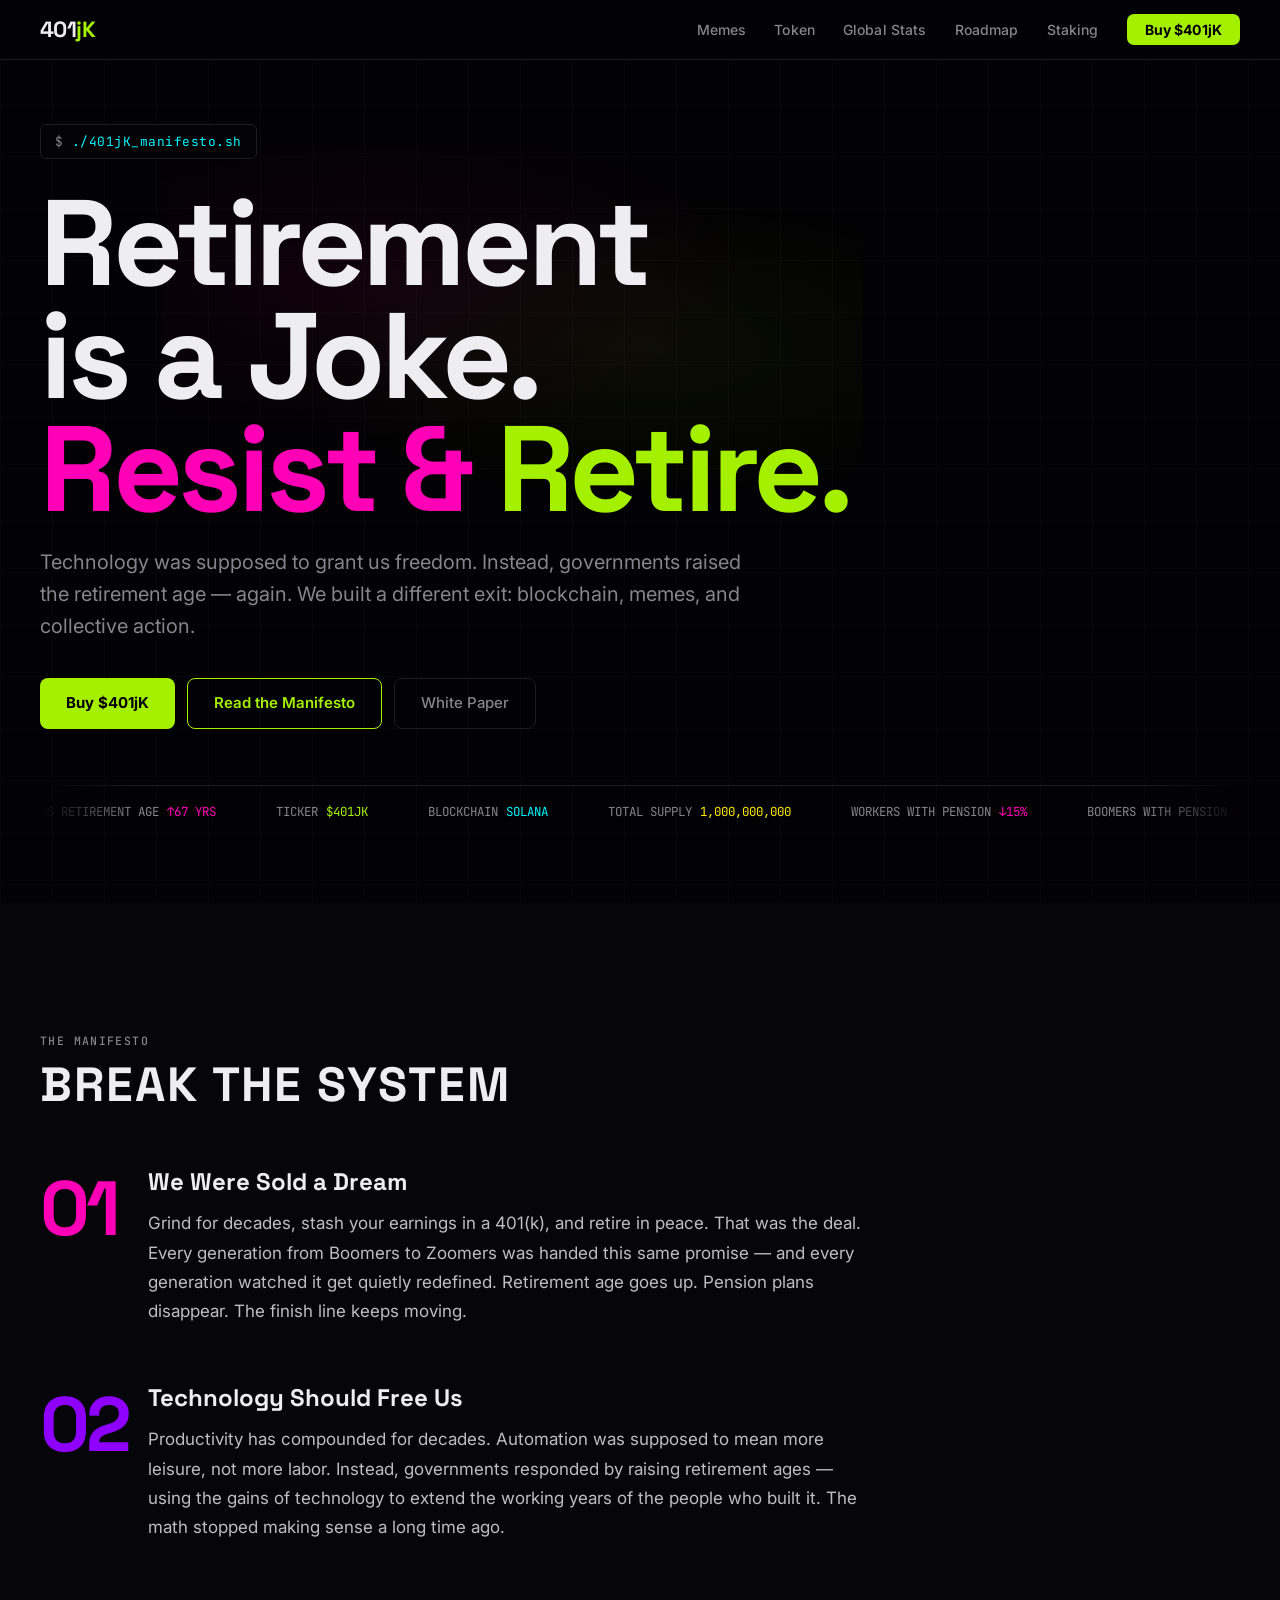
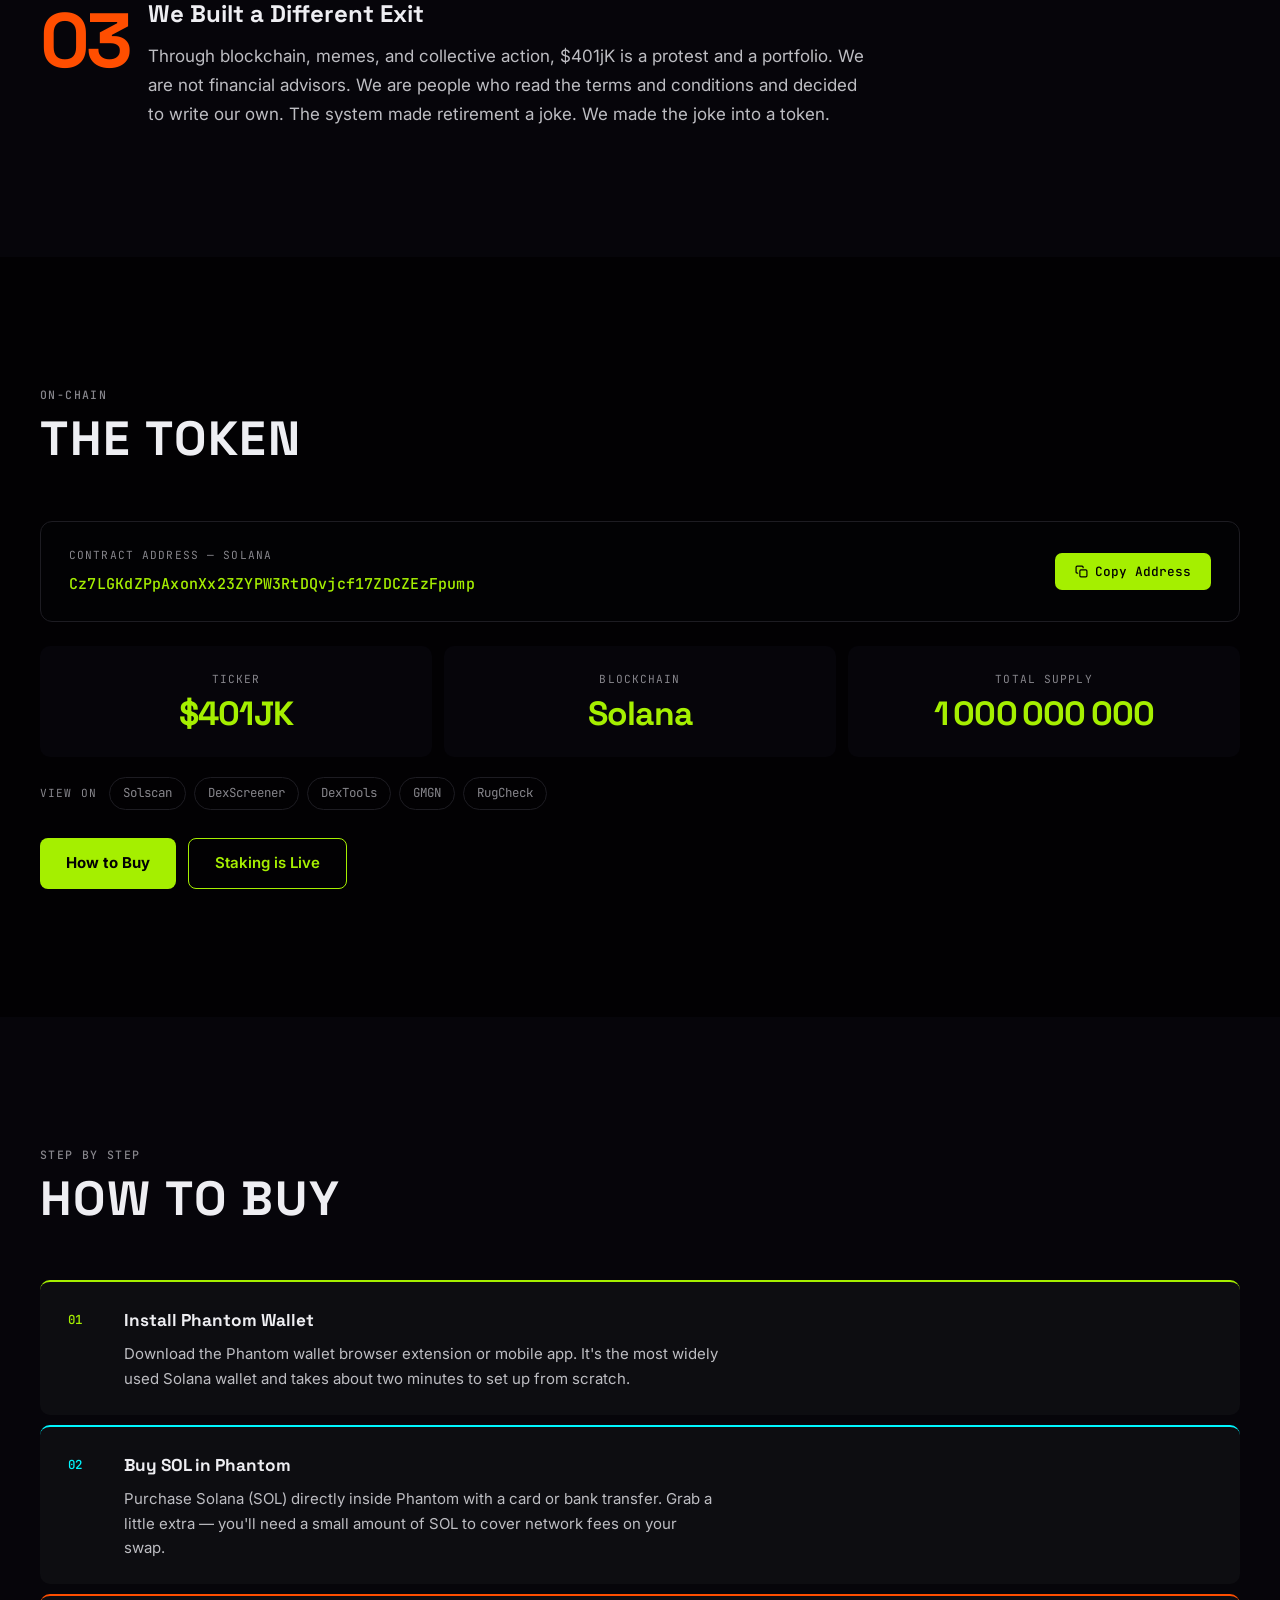
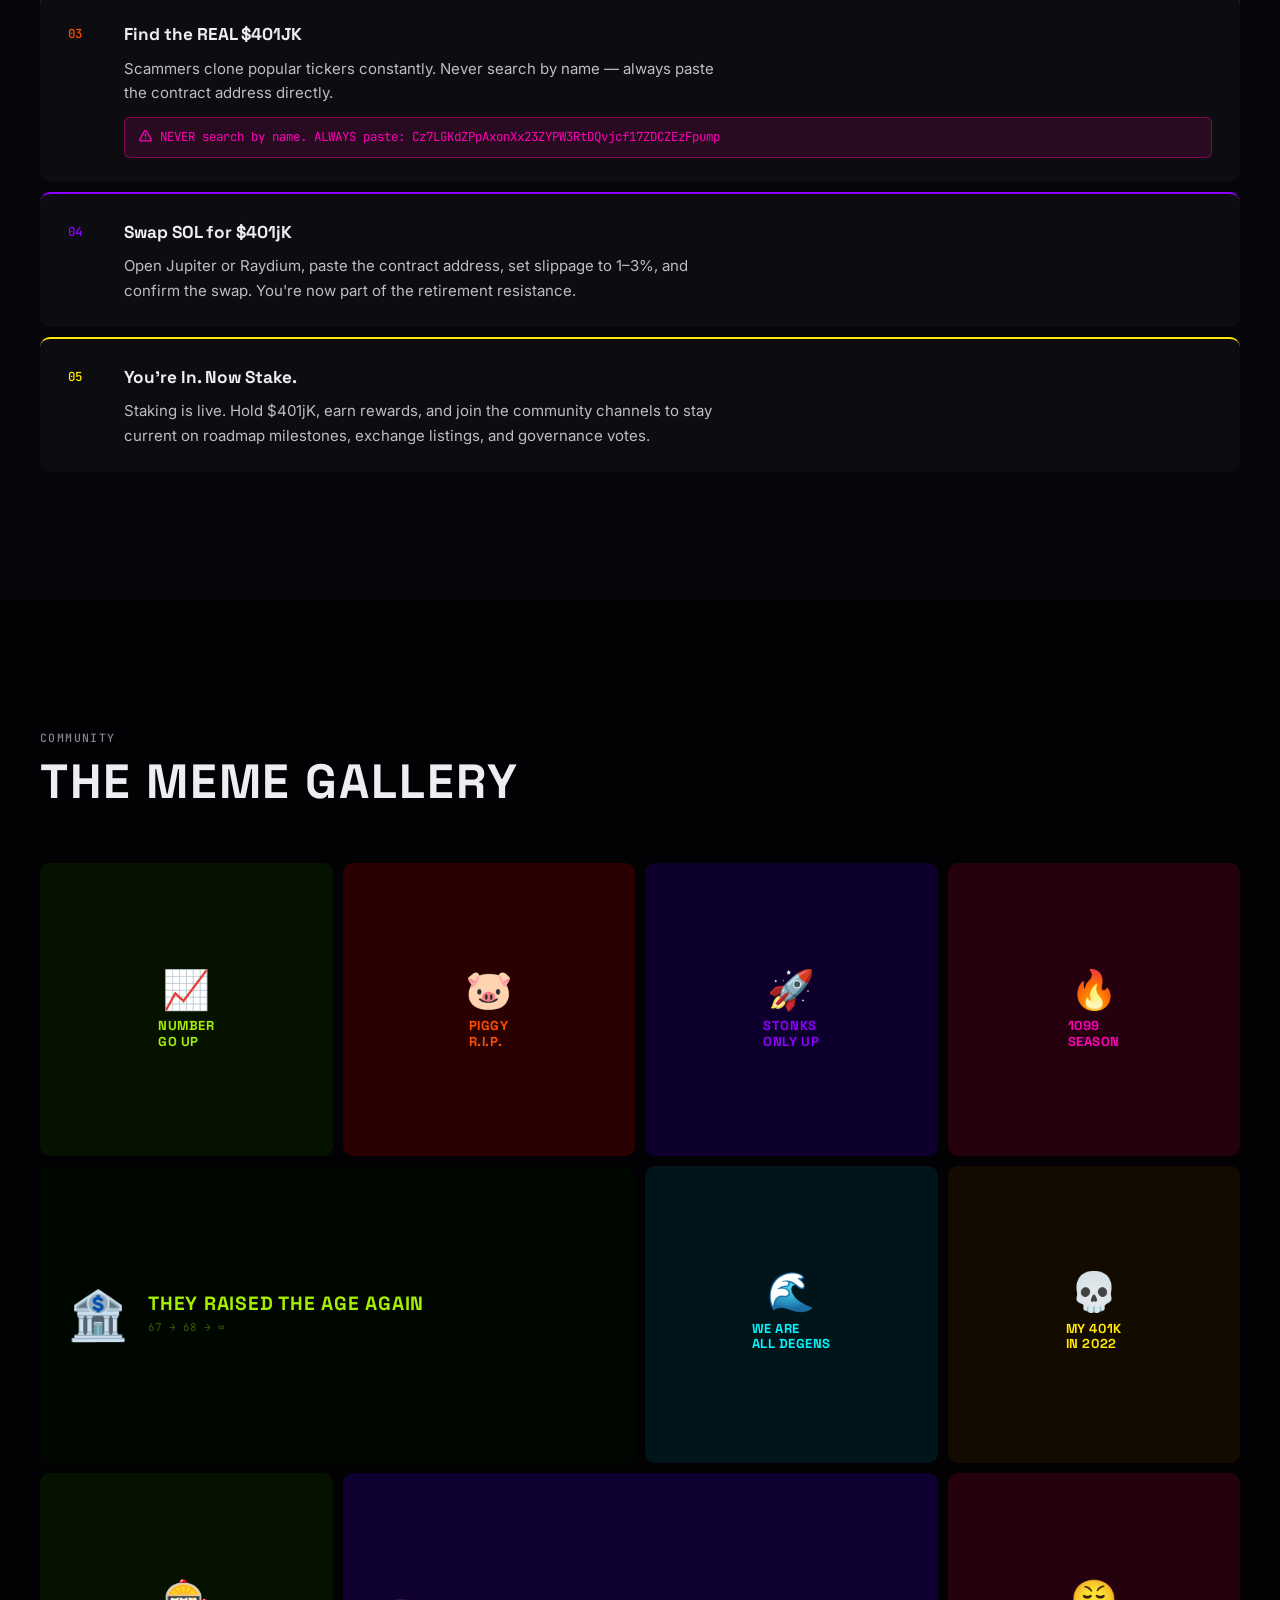
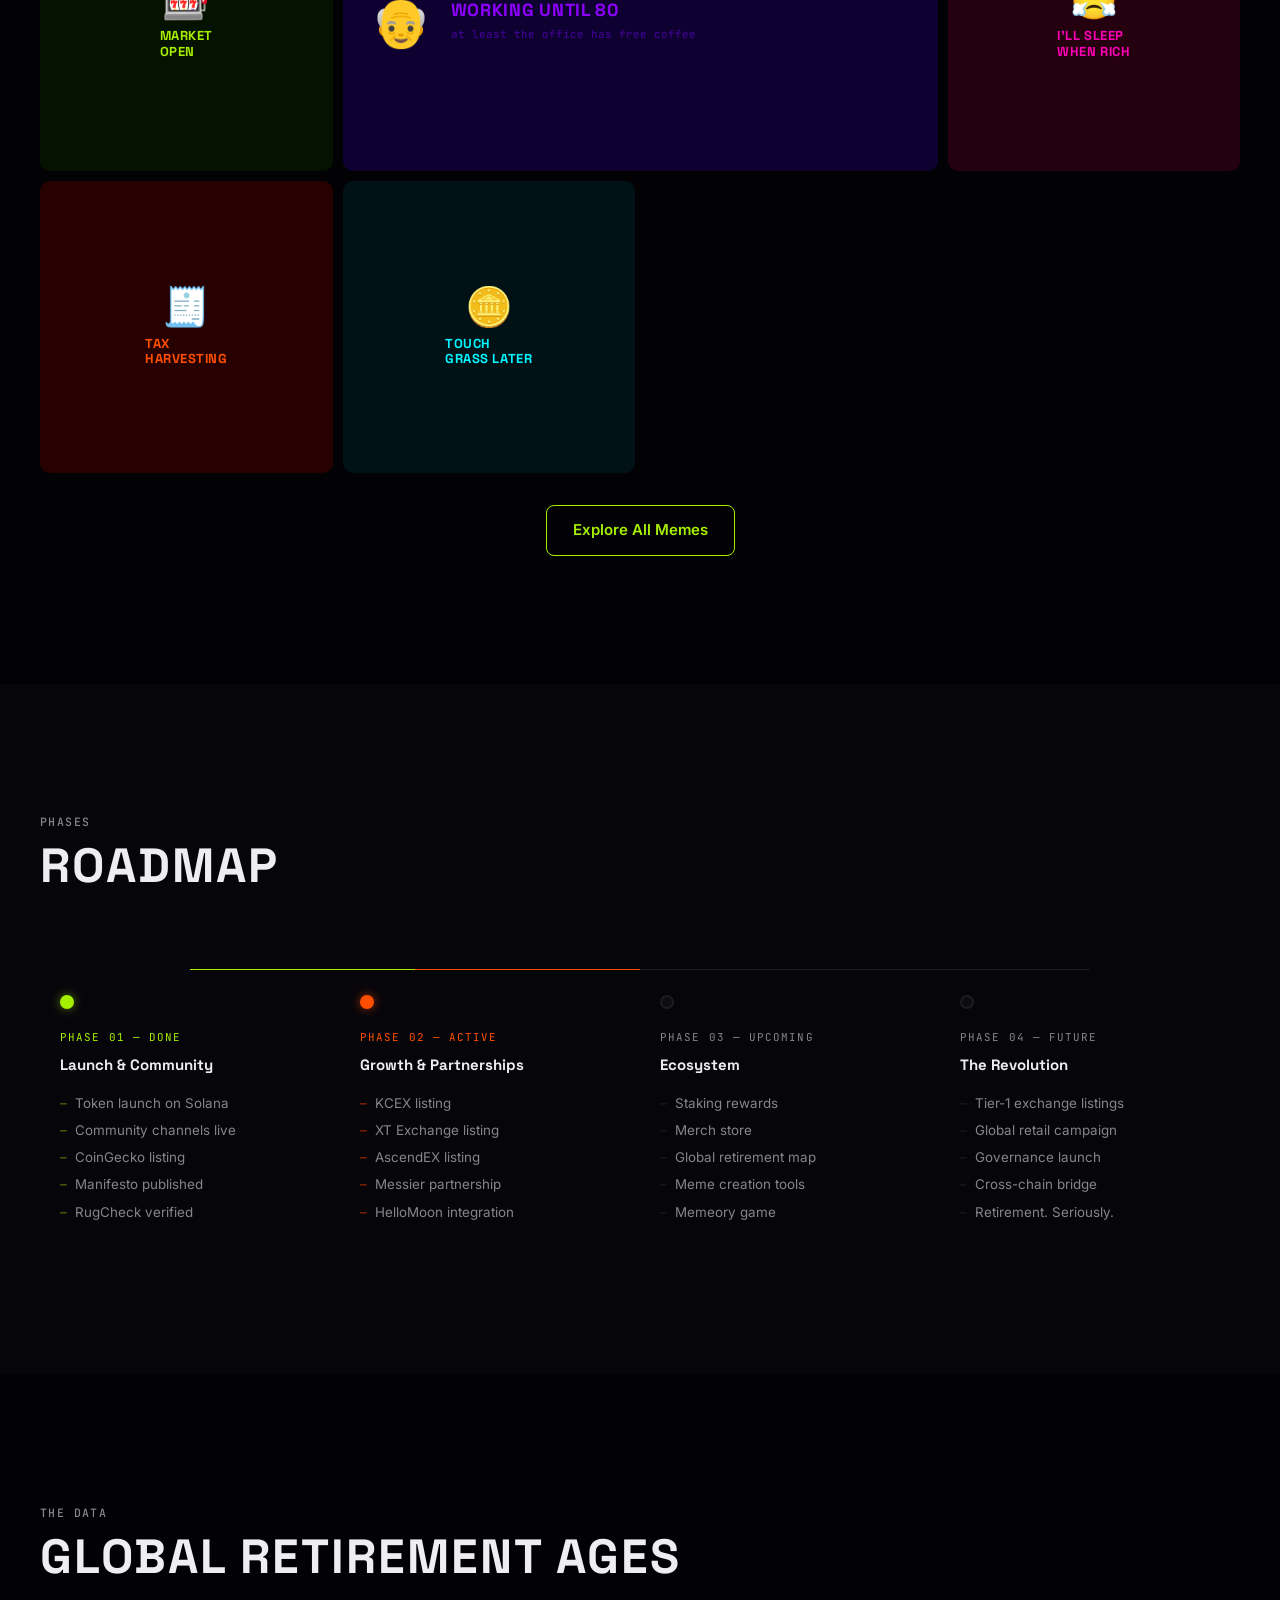
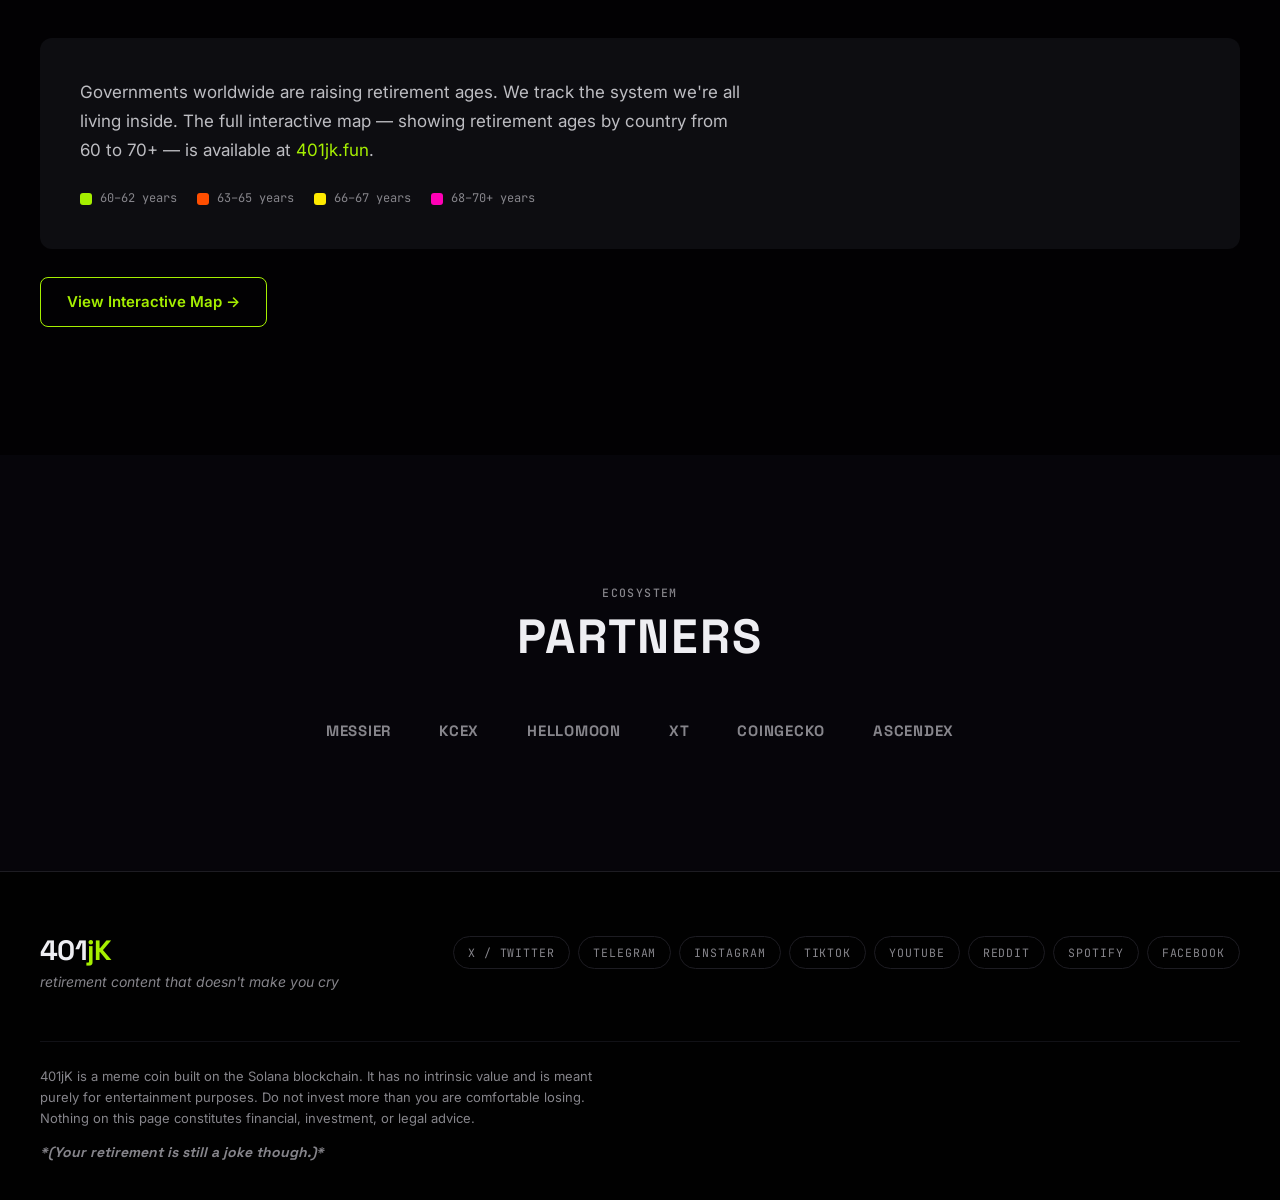
<file: 401jk-landing.html>
<!DOCTYPE html>
<html lang="en">
<head>
  <meta charset="UTF-8">
  <meta name="viewport" content="width=device-width, initial-scale=1, viewport-fit=cover">
  <title>401jK — Retirement is a Joke</title>
  <meta name="description" content="401jK is a Solana meme coin. Break the retirement system. Resist &amp; Retire.">
  <link rel="preconnect" href="https://fonts.googleapis.com">
  <link rel="preconnect" href="https://fonts.gstatic.com" crossorigin>
  <link href="https://fonts.googleapis.com/css2?family=Space+Grotesk:wght@700;800&family=Inter:wght@400;500;700&family=JetBrains+Mono:wght@400;500&display=swap" rel="stylesheet">
  <style>
    /* =========================================
       TOKENS
    ========================================= */
    :root {
      --bg:             oklch(8% 0.01 290);
      --surface:        oklch(12% 0.012 290);
      --surface-muted:  oklch(16% 0.01 290);
      --border:         oklch(23% 0.012 290);
      --border-subtle:  oklch(18% 0.01 290);

      --green:          oklch(86% 0.34 124);   /* Acid Green */
      --green-glow:     oklch(86% 0.34 124 / 0.25);
      --green-tint:     oklch(86% 0.34 124 / 0.1);
      --gold:           oklch(77% 0.31 50);    /* Radioactive Orange */
      --purple:         oklch(58% 0.34 292);   /* Electric Purple */
      --red:            oklch(71% 0.33 352);   /* Hot Pink */
      --teal:           oklch(83% 0.27 196);   /* Neon Cyan */
      --orange:         oklch(92% 0.26 105);   /* UV Yellow */

      --text-primary:   oklch(95% 0.005 290);
      --text-body:      oklch(80% 0.007 290);
      --text-muted:     oklch(62% 0.008 290);

      --font-display:   'Space Grotesk', 'Inter', sans-serif;
      --font-body:      'Inter', sans-serif;
      --font-mono:      'JetBrains Mono', 'Fira Code', monospace;

      --ease:           cubic-bezier(0.22, 1, 0.36, 1);
      --ease-fast:      cubic-bezier(0.16, 1, 0.3, 1);

      --nav-h: 60px;
    }

    /* =========================================
       RESET
    ========================================= */
    *, *::before, *::after { box-sizing: border-box; margin: 0; padding: 0; }
    html { scroll-behavior: smooth; }
    body {
      background: var(--bg);
      color: var(--text-body);
      font-family: var(--font-body);
      font-size: 1.0625rem;
      line-height: 1.65;
      -webkit-font-smoothing: antialiased;
      overflow-x: hidden;
    }
    a { color: inherit; text-decoration: none; }
    img { display: block; max-width: 100%; }
    button { font-family: inherit; cursor: pointer; }

    /* =========================================
       NAV
    ========================================= */
    .nav {
      position: fixed;
      inset: 0 0 auto 0;
      height: var(--nav-h);
      background: var(--bg);
      border-bottom: 1px solid var(--border);
      z-index: 100;
      display: flex;
      align-items: center;
      padding-inline: clamp(16px, 4vw, 40px);
      transition: box-shadow 200ms var(--ease);
    }
    .nav.scrolled { box-shadow: 0 1px 32px oklch(0% 0 0 / 0.5); }
    .nav-inner {
      width: 100%;
      max-width: 1280px;
      margin-inline: auto;
      display: flex;
      align-items: center;
      justify-content: space-between;
    }
    .logo {
      font-family: var(--font-display);
      font-size: 1.375rem;
      font-weight: 800;
      letter-spacing: -0.025em;
      color: var(--text-primary);
      line-height: 1;
    }
    .logo em { color: var(--green); font-style: normal; }

    .nav-links {
      display: flex;
      align-items: center;
      gap: 28px;
      list-style: none;
    }
    .nav-links a {
      font-size: 0.875rem;
      font-weight: 500;
      color: var(--text-muted);
      letter-spacing: 0.01em;
      transition: color 120ms;
    }
    .nav-links a:hover { color: var(--text-primary); }
    .nav-links .nav-buy {
      background: var(--green);
      color: var(--bg);
      font-weight: 700;
      padding: 7px 18px;
      border-radius: 7px;
      transition: transform 130ms var(--ease), box-shadow 130ms var(--ease);
    }
    .nav-links .nav-buy:hover {
      transform: scale(1.05);
      box-shadow: 0 0 20px var(--green-glow);
      color: var(--bg);
    }

    .hamburger {
      display: none;
      flex-direction: column;
      gap: 5px;
      background: none;
      border: none;
      padding: 8px;
      margin-right: -8px;
    }
    .hamburger span {
      display: block;
      width: 22px;
      height: 2px;
      background: var(--text-primary);
      border-radius: 1px;
      transition: transform 220ms var(--ease), opacity 220ms;
    }
    .hamburger[aria-expanded="true"] span:nth-child(1) { transform: translateY(7px) rotate(45deg); }
    .hamburger[aria-expanded="true"] span:nth-child(2) { opacity: 0; }
    .hamburger[aria-expanded="true"] span:nth-child(3) { transform: translateY(-7px) rotate(-45deg); }

    .drawer {
      display: none;
      position: fixed;
      inset: var(--nav-h) 0 auto 0;
      background: var(--surface);
      border-bottom: 1px solid var(--border);
      padding: 20px clamp(16px, 4vw, 40px);
      z-index: 99;
      flex-direction: column;
      gap: 2px;
    }
    .drawer.open { display: flex; }
    .drawer a {
      font-size: 1rem;
      font-weight: 500;
      color: var(--text-body);
      padding: 12px 0;
      border-bottom: 1px solid var(--border-subtle);
      transition: color 120ms;
    }
    .drawer a:last-child { border-bottom: none; color: var(--green); font-weight: 700; }
    .drawer a:hover { color: var(--green); }

    /* =========================================
       HERO
    ========================================= */
    .hero {
      min-height: 100svh;
      display: flex;
      align-items: center;
      padding-block: calc(var(--nav-h) + 64px) 80px;
      padding-inline: clamp(16px, 4vw, 40px);
      position: relative;
      overflow: hidden;
    }
    /* Grid texture */
    .hero::before {
      content: '';
      position: absolute;
      inset: 0;
      background-image:
        linear-gradient(var(--border-subtle) 1px, transparent 1px),
        linear-gradient(90deg, var(--border-subtle) 1px, transparent 1px);
      background-size: 52px 52px;
      opacity: 0.35;
      pointer-events: none;
    }
    /* Green ambient glow */
    .hero::after {
      content: '';
      position: absolute;
      top: 35%;
      left: 40%;
      width: 700px;
      height: 340px;
      background: radial-gradient(ellipse at 30% 40%, oklch(71% 0.33 352 / 0.06) 0%, transparent 55%), radial-gradient(ellipse at 70% 60%, oklch(86% 0.34 124 / 0.05) 0%, transparent 55%);
      transform: translate(-50%, -50%);
      pointer-events: none;
    }
    .hero-inner {
      max-width: 1280px;
      margin-inline: auto;
      width: 100%;
      position: relative;
      z-index: 1;
    }

    /* Terminal badge */
    .terminal-badge {
      display: inline-flex;
      align-items: center;
      gap: 8px;
      background: oklch(10% 0.01 290);
      border: 1px solid var(--border);
      padding: 6px 14px;
      border-radius: 6px;
      font-family: var(--font-mono);
      font-size: 0.8rem;
      color: var(--green);
      letter-spacing: 0.04em;
      margin-bottom: 28px;
    }
    .terminal-badge::before {
      content: '$';
      color: var(--text-muted);
    }

    .hero-headline {
      font-family: var(--font-display);
      font-size: clamp(3.2rem, 9.5vw, 8rem);
      font-weight: 800;
      line-height: 0.93;
      letter-spacing: -0.035em;
      color: var(--text-primary);
      text-wrap: balance;
      margin-bottom: 20px;
    }
    .hero-headline .green { color: var(--green); }

    .hero-sub {
      font-size: clamp(1rem, 1.8vw, 1.25rem);
      color: var(--text-muted);
      max-width: 54ch;
      margin-bottom: 36px;
      line-height: 1.6;
    }

    .hero-actions {
      display: flex;
      flex-wrap: wrap;
      gap: 12px;
      margin-bottom: 56px;
    }

    .btn {
      display: inline-flex;
      align-items: center;
      gap: 8px;
      font-size: 0.9375rem;
      font-weight: 700;
      padding: 12px 26px;
      border-radius: 8px;
      border: none;
      transition: transform 130ms var(--ease), box-shadow 130ms var(--ease), background 130ms;
    }
    .btn-primary {
      background: var(--green);
      color: var(--bg);
    }
    .btn-primary:hover {
      transform: scale(1.04);
      box-shadow: 0 0 24px var(--green-glow);
    }
    .btn-outline {
      background: transparent;
      color: var(--green);
      border: 1.5px solid var(--green);
      font-weight: 600;
    }
    .btn-outline:hover {
      background: var(--green-tint);
      transform: scale(1.02);
    }
    .btn-ghost {
      background: transparent;
      color: var(--text-muted);
      border: 1.5px solid var(--border);
      font-weight: 500;
    }
    .btn-ghost:hover {
      border-color: var(--text-muted);
      color: var(--text-body);
    }

    /* Data ticker */
    .ticker-wrap {
      overflow: hidden;
      border-top: 1px solid var(--border);
      padding-top: 16px;
      -webkit-mask-image: linear-gradient(90deg, transparent 0%, black 8%, black 92%, transparent 100%);
              mask-image: linear-gradient(90deg, transparent 0%, black 8%, black 92%, transparent 100%);
    }
    .ticker-track {
      display: flex;
      gap: 60px;
      width: max-content;
      animation: ticker-scroll 32s linear infinite;
    }
    .ticker-track:hover { animation-play-state: paused; }
    .ticker-item {
      display: flex;
      align-items: center;
      gap: 8px;
      font-family: var(--font-mono);
      font-size: 0.78rem;
      color: var(--text-muted);
      white-space: nowrap;
    }
    .ticker-item .val  { color: var(--text-primary); }
    .ticker-item .up   { color: var(--green); }
    .ticker-item .dn   { color: var(--red); }
    .ticker-item .cy   { color: var(--teal); }
    .ticker-item .uv   { color: var(--orange); }
    .ticker-item .vio  { color: var(--purple); }

    @keyframes ticker-scroll {
      from { transform: translateX(0); }
      to   { transform: translateX(-50%); }
    }

    /* =========================================
       SECTION SCAFFOLDING
    ========================================= */
    .section {
      padding-block: clamp(64px, 10vw, 128px);
      padding-inline: clamp(16px, 4vw, 40px);
    }
    .section-alt { background: var(--surface); }

    .wrap {
      max-width: 1280px;
      margin-inline: auto;
    }

    .section-header { margin-bottom: clamp(36px, 5vw, 56px); }

    .eyebrow {
      display: block;
      font-family: var(--font-mono);
      font-size: 0.72rem;
      font-weight: 500;
      letter-spacing: 0.12em;
      text-transform: uppercase;
      color: var(--text-muted);
      margin-bottom: 10px;
    }

    .section-title {
      font-family: var(--font-display);
      font-size: clamp(1.9rem, 4vw, 3rem);
      font-weight: 800;
      letter-spacing: 0.04em;
      text-transform: uppercase;
      color: var(--text-primary);
      text-wrap: balance;
      line-height: 1.05;
    }

    /* =========================================
       MANIFESTO
    ========================================= */
    .manifesto-list {
      display: grid;
      gap: clamp(36px, 5vw, 56px);
    }

    .manifesto-item {
      display: grid;
      grid-template-columns: 80px 1fr;
      gap: 28px;
      align-items: start;
    }

    .m-num {
      font-family: var(--font-display);
      font-size: clamp(3.5rem, 6vw, 5.5rem);
      font-weight: 800;
      line-height: 1;
      letter-spacing: -0.05em;
      color: var(--border);
      user-select: none;
      transition: color 350ms var(--ease);
      padding-top: 4px;
    }
    .manifesto-item:hover .m-num { color: oklch(28% 0.02 292); }

    .m-content h3 {
      font-family: var(--font-display);
      font-size: clamp(1.15rem, 2.2vw, 1.5rem);
      font-weight: 700;
      color: var(--text-primary);
      margin-bottom: 12px;
      line-height: 1.3;
    }
    .m-content p {
      color: var(--text-body);
      font-size: 1.0625rem;
      max-width: 66ch;
      line-height: 1.72;
    }

    /* =========================================
       TOKEN
    ========================================= */
    .contract-block {
      background: oklch(9% 0.01 290);
      border: 1px solid var(--border);
      border-radius: 12px;
      padding: 24px 28px;
      display: flex;
      align-items: center;
      justify-content: space-between;
      gap: 24px;
      flex-wrap: wrap;
      margin-bottom: 24px;
    }

    .contract-label {
      font-family: var(--font-mono);
      font-size: 0.7rem;
      letter-spacing: 0.1em;
      text-transform: uppercase;
      color: var(--text-muted);
      margin-bottom: 8px;
    }
    .contract-addr {
      font-family: var(--font-mono);
      font-size: clamp(0.72rem, 1.3vw, 0.9375rem);
      font-weight: 500;
      color: var(--green);
      letter-spacing: 0.015em;
      word-break: break-all;
    }

    .copy-btn {
      display: flex;
      align-items: center;
      gap: 7px;
      background: var(--green);
      color: var(--bg);
      font-family: var(--font-mono);
      font-size: 0.8rem;
      font-weight: 500;
      padding: 10px 20px;
      border-radius: 7px;
      border: none;
      white-space: nowrap;
      flex-shrink: 0;
      transition: transform 130ms var(--ease), box-shadow 130ms var(--ease), background 200ms;
    }
    .copy-btn:hover { transform: scale(1.04); box-shadow: 0 0 16px var(--green-glow); }
    .copy-btn.copied { background: oklch(60% 0.28 124); }

    .token-stats {
      display: grid;
      grid-template-columns: repeat(3, 1fr);
      gap: 12px;
      margin-bottom: 20px;
    }
    .token-stat {
      background: var(--surface);
      border-radius: 10px;
      padding: clamp(16px, 2.5vw, 24px);
      text-align: center;
    }
    .stat-label {
      font-family: var(--font-mono);
      font-size: 0.7rem;
      letter-spacing: 0.1em;
      text-transform: uppercase;
      color: var(--text-muted);
      margin-bottom: 8px;
    }
    .stat-value {
      font-family: var(--font-display);
      font-size: clamp(1.3rem, 3vw, 2.1rem);
      font-weight: 800;
      color: var(--green);
      letter-spacing: -0.025em;
      line-height: 1.1;
    }

    .platform-chips {
      display: flex;
      flex-wrap: wrap;
      align-items: center;
      gap: 8px;
      margin-bottom: 28px;
    }
    .chip-label {
      font-family: var(--font-mono);
      font-size: 0.7rem;
      letter-spacing: 0.1em;
      text-transform: uppercase;
      color: var(--text-muted);
      margin-right: 4px;
    }
    .chip {
      font-family: var(--font-mono);
      font-size: 0.78rem;
      color: var(--text-muted);
      border: 1px solid var(--border);
      padding: 5px 13px;
      border-radius: 20px;
      transition: border-color 130ms, color 130ms;
    }
    .chip:hover { border-color: var(--green); color: var(--green); }

    /* =========================================
       HOW TO BUY
    ========================================= */
    .steps { display: grid; gap: 10px; }

    .step {
      background: var(--surface-muted);
      border-radius: 10px;
      border-top: 2px solid var(--step-color, var(--border));
      padding: 24px 28px;
      display: grid;
      grid-template-columns: 36px 1fr;
      gap: 20px;
      align-items: start;
      transition: transform 180ms var(--ease), box-shadow 180ms var(--ease);
    }
    .step:hover {
      transform: translateY(-2px);
      box-shadow: 0 6px 28px oklch(0% 0 0 / 0.25);
    }
    .step-num {
      font-family: var(--font-mono);
      font-size: 0.78rem;
      font-weight: 500;
      color: var(--step-color, var(--text-muted));
      padding-top: 4px;
    }
    .step-title {
      font-family: var(--font-display);
      font-size: 1.075rem;
      font-weight: 700;
      color: var(--text-primary);
      margin-bottom: 8px;
    }
    .step-body {
      font-size: 0.9375rem;
      color: var(--text-body);
      line-height: 1.62;
      max-width: 66ch;
    }
    .step-warning {
      display: flex;
      align-items: flex-start;
      gap: 8px;
      margin-top: 12px;
      background: oklch(71% 0.33 352 / 0.1);
      border: 1px solid oklch(71% 0.33 352 / 0.35);
      border-radius: 6px;
      padding: 10px 14px;
      font-family: var(--font-mono);
      font-size: 0.78rem;
      color: var(--red);
      line-height: 1.5;
      word-break: break-all;
      overflow-wrap: anywhere;
    }

    /* =========================================
       MEMES
    ========================================= */
    .meme-grid {
      display: grid;
      grid-template-columns: repeat(4, 1fr);
      grid-template-rows: auto;
      gap: 10px;
      margin-bottom: 32px;
    }

    /* Specific layout overrides */
    .meme-tile { position: relative; border-radius: 10px; overflow: hidden; cursor: pointer; }
    .meme-tile:nth-child(5) { grid-column: span 2; }
    .meme-tile:nth-child(9) { grid-column: span 2; }

    .meme-inner {
      aspect-ratio: 1;
      display: flex;
      flex-direction: column;
      align-items: center;
      justify-content: center;
      gap: 10px;
      padding: 20px;
      transition: transform 200ms var(--ease);
    }
    .meme-tile:nth-child(5) .meme-inner,
    .meme-tile:nth-child(9) .meme-inner {
      aspect-ratio: 2/1;
      flex-direction: row;
      justify-content: flex-start;
      gap: 20px;
      padding: 24px 28px;
    }

    .meme-tile:hover .meme-inner { transform: scale(1.03); }

    .meme-icon { font-size: 2.4rem; line-height: 1; flex-shrink: 0; }
    .meme-tile:nth-child(5) .meme-icon,
    .meme-tile:nth-child(9) .meme-icon { font-size: 3rem; }

    .meme-text {}
    .meme-name {
      font-family: var(--font-display);
      font-size: 0.8125rem;
      font-weight: 700;
      text-transform: uppercase;
      letter-spacing: 0.04em;
      line-height: 1.2;
    }
    .meme-tile:nth-child(5) .meme-name,
    .meme-tile:nth-child(9) .meme-name { font-size: 1.1rem; }

    .meme-sub {
      font-family: var(--font-mono);
      font-size: 0.68rem;
      margin-top: 4px;
      opacity: 0.65;
    }

    .meme-shine {
      position: absolute;
      inset: 0;
      background: oklch(86% 0.34 124 / 0);
      transition: background 200ms var(--ease);
    }
    .meme-tile:hover .meme-shine { background: oklch(86% 0.34 124 / 0.1); }

    /* =========================================
       ROADMAP
    ========================================= */
    .roadmap-grid {
      display: grid;
      grid-template-columns: repeat(4, 1fr);
      position: relative;
    }
    /* Connector line */
    .roadmap-grid::before {
      content: '';
      position: absolute;
      top: 22px;
      left: calc(25% / 2);
      right: calc(25% / 2);
      height: 1px;
      background: linear-gradient(90deg,
        var(--green) 0%,
        var(--green) 25%,
        var(--gold) 25%,
        var(--gold) 50%,
        var(--border) 50%,
        var(--border) 100%
      );
    }

    .phase {
      padding: 48px 20px 24px;
      position: relative;
    }

    .phase-dot {
      width: 14px;
      height: 14px;
      border-radius: 50%;
      border: 2px solid var(--border);
      background: var(--surface-muted);
      margin-bottom: 20px;
    }
    .phase.done .phase-dot {
      background: var(--green);
      border-color: var(--green);
      box-shadow: 0 0 10px oklch(86% 0.34 124 / 0.5);
    }
    .phase.active .phase-dot {
      background: var(--gold);
      border-color: var(--gold);
      box-shadow: 0 0 10px oklch(77% 0.31 50 / 0.5);
    }

    .phase-eyebrow {
      font-family: var(--font-mono);
      font-size: 0.68rem;
      letter-spacing: 0.1em;
      text-transform: uppercase;
      margin-bottom: 6px;
      color: var(--text-muted);
    }
    .phase.done .phase-eyebrow { color: var(--green); }
    .phase.active .phase-eyebrow { color: var(--gold); }

    .phase-title {
      font-family: var(--font-display);
      font-size: 0.9375rem;
      font-weight: 700;
      color: var(--text-primary);
      margin-bottom: 14px;
    }
    .phase-list {
      list-style: none;
      display: flex;
      flex-direction: column;
      gap: 5px;
    }
    .phase-list li {
      font-size: 0.8375rem;
      color: var(--text-muted);
      display: flex;
      gap: 8px;
    }
    .phase-list li::before { content: '–'; flex-shrink: 0; color: var(--border); }
    .phase.done  .phase-list li::before { color: oklch(86% 0.34 124 / 0.5); }
    .phase.active .phase-list li::before { color: oklch(77% 0.31 50 / 0.5); }

    /* =========================================
       GLOBAL STATS
    ========================================= */
    .stats-callout {
      background: var(--surface-muted);
      border-radius: 12px;
      padding: clamp(24px, 4vw, 40px);
      margin-bottom: 28px;
    }
    .stats-callout p {
      max-width: 60ch;
      font-size: 1.0625rem;
      line-height: 1.7;
      margin-bottom: 24px;
    }
    .age-legend {
      display: flex;
      flex-wrap: wrap;
      gap: 20px;
    }
    .legend-item {
      display: flex;
      align-items: center;
      gap: 8px;
    }
    .legend-swatch {
      width: 12px;
      height: 12px;
      border-radius: 3px;
      flex-shrink: 0;
    }
    .legend-label {
      font-family: var(--font-mono);
      font-size: 0.75rem;
      color: var(--text-muted);
    }

    /* =========================================
       PARTNERS
    ========================================= */
    .partners-row {
      display: flex;
      flex-wrap: wrap;
      justify-content: center;
      align-items: center;
      gap: 20px 48px;
    }
    .partner {
      font-family: var(--font-display);
      font-size: 0.9375rem;
      font-weight: 700;
      letter-spacing: 0.05em;
      text-transform: uppercase;
      color: var(--text-muted);
      transition: color 150ms;
    }
    .partner:hover { color: var(--text-primary); }

    /* =========================================
       FOOTER
    ========================================= */
    .footer {
      background: oklch(6% 0.008 290);
      border-top: 1px solid var(--border);
      padding-block: 64px 36px;
      padding-inline: clamp(16px, 4vw, 40px);
    }
    .footer-inner { max-width: 1280px; margin-inline: auto; }

    .footer-top {
      display: flex;
      justify-content: space-between;
      align-items: flex-start;
      gap: 40px;
      flex-wrap: wrap;
      margin-bottom: 48px;
    }

    .footer-brand .logo { font-size: 1.75rem; }
    .footer-tagline {
      font-size: 0.875rem;
      color: var(--text-muted);
      font-style: italic;
      margin-top: 6px;
    }

    .socials {
      display: flex;
      flex-wrap: wrap;
      gap: 8px;
    }
    .social {
      font-family: var(--font-mono);
      font-size: 0.72rem;
      letter-spacing: 0.08em;
      text-transform: uppercase;
      color: var(--text-muted);
      border: 1px solid var(--border);
      padding: 6px 14px;
      border-radius: 20px;
      transition: border-color 130ms, color 130ms;
    }
    .social:hover { border-color: var(--green); color: var(--green); }

    .footer-bottom {
      border-top: 1px solid var(--border-subtle);
      padding-top: 24px;
      display: flex;
      flex-direction: column;
      gap: 12px;
    }
    .disclaimer {
      font-size: 0.8125rem;
      color: var(--text-muted);
      line-height: 1.6;
      max-width: 74ch;
    }
    .punchline {
      font-family: var(--font-display);
      font-size: 0.875rem;
      font-weight: 700;
      font-style: italic;
      color: var(--text-muted);
    }

    /* =========================================
       SCROLL ANIMATION
    ========================================= */
    .reveal {
      opacity: 0;
      transform: translateY(20px);
      transition: opacity 480ms var(--ease), transform 480ms var(--ease);
    }
    .reveal.in { opacity: 1; transform: translateY(0); }

    /* =========================================
       RESPONSIVE
    ========================================= */
    @media (max-width: 900px) {
      .roadmap-grid { grid-template-columns: repeat(2, 1fr); }
      .roadmap-grid::before { display: none; }
      .phase { padding-top: 28px; }
      .meme-grid { grid-template-columns: repeat(3, 1fr); }
      .meme-tile:nth-child(5) { grid-column: span 3; }
      .meme-tile:nth-child(9) { grid-column: span 3; }
      .meme-tile:nth-child(5) .meme-inner,
      .meme-tile:nth-child(9) .meme-inner { aspect-ratio: 3/1; }
    }

    @media (max-width: 700px) {
      .nav-links { display: none; }
      .hamburger { display: flex; }
      .token-stats { grid-template-columns: 1fr; gap: 8px; }
      .token-stat { padding: 16px 20px; }
      .contract-block { flex-direction: column; align-items: flex-start; padding: 20px; }
      .copy-btn { width: 100%; justify-content: center; }
      .manifesto-item { grid-template-columns: 56px 1fr; gap: 16px; }
      .roadmap-grid { grid-template-columns: 1fr; }
      .meme-grid { grid-template-columns: repeat(2, 1fr); }
      .meme-tile:nth-child(5) { grid-column: span 2; }
      .meme-tile:nth-child(5) .meme-inner { aspect-ratio: 2/1; }
      .meme-tile:nth-child(9) { grid-column: span 1; }
      .meme-tile:nth-child(9) .meme-inner { aspect-ratio: 1; flex-direction: column; gap: 10px; justify-content: center; }
      .step { grid-template-columns: 1fr; gap: 4px; }
      .step-num { display: none; }
      .footer-top { flex-direction: column; }
      .hero-actions { flex-direction: column; }
      .btn { width: 100%; justify-content: center; }
    }

    @media (max-width: 420px) {
      .meme-grid { grid-template-columns: 1fr 1fr; }
    }

    /* =========================================
       REDUCED MOTION
    ========================================= */
    @media (prefers-reduced-motion: reduce) {
      html { scroll-behavior: auto; }
      .reveal { opacity: 1; transform: none; transition: none; }
      .ticker-track { animation: none; }
      .step:hover, .meme-tile:hover .meme-inner,
      .btn-primary:hover, .btn-outline:hover,
      .nav-links .nav-buy:hover, .copy-btn:hover { transform: none; box-shadow: none; }
    }
  </style>
</head>
<body>

  <!-- =================== NAV =================== -->
  <nav class="nav" id="nav">
    <div class="nav-inner">
      <a href="#" class="logo" aria-label="401jK home">401<em>jK</em></a>
      <ul class="nav-links">
        <li><a href="#memes">Memes</a></li>
        <li><a href="#token">Token</a></li>
        <li><a href="#stats">Global Stats</a></li>
        <li><a href="#roadmap">Roadmap</a></li>
        <li><a href="#buy">Staking</a></li>
        <li><a href="#buy" class="nav-buy">Buy $401jK</a></li>
      </ul>
      <button class="hamburger" id="hamburger" aria-label="Toggle menu" aria-expanded="false" aria-controls="drawer">
        <span></span><span></span><span></span>
      </button>
    </div>
  </nav>

  <nav class="drawer" id="drawer" aria-label="Mobile navigation">
    <a href="#memes"  onclick="closeMenu()">Memes</a>
    <a href="#token"  onclick="closeMenu()">Token</a>
    <a href="#stats"  onclick="closeMenu()">Global Stats</a>
    <a href="#roadmap" onclick="closeMenu()">Roadmap</a>
    <a href="#buy"    onclick="closeMenu()">Staking</a>
    <a href="#buy"    onclick="closeMenu()">Buy $401jK &rarr;</a>
  </nav>

  <!-- =================== HERO =================== -->
  <header class="hero">
    <div class="hero-inner">
      <div class="terminal-badge" style="color:var(--teal);">./401jK_manifesto.sh</div>
      <h1 class="hero-headline">
        Retirement<br>
        is a Joke.<br>
        <span style="color:var(--red);">Resist &amp;</span> <span style="color:var(--green);">Retire.</span>
      </h1>
      <p class="hero-sub">Technology was supposed to grant us freedom. Instead, governments raised the retirement age — again. We built a different exit: blockchain, memes, and collective action.</p>
      <div class="hero-actions">
        <a href="#buy"        class="btn btn-primary">Buy $401jK</a>
        <a href="#manifesto"  class="btn btn-outline">Read the Manifesto</a>
        <a href="#"           class="btn btn-ghost">White Paper</a>
      </div>
      <div class="ticker-wrap" aria-label="Live stats ticker" aria-hidden="true">
        <div class="ticker-track">
          <span class="ticker-item">US RETIREMENT AGE <span class="val dn">&#8593;67 YRS</span></span>
          <span class="ticker-item">TICKER <span class="val up">$401JK</span></span>
          <span class="ticker-item">BLOCKCHAIN <span class="val cy">SOLANA</span></span>
          <span class="ticker-item">TOTAL SUPPLY <span class="val uv">1,000,000,000</span></span>
          <span class="ticker-item">WORKERS WITH PENSION <span class="val dn">&#8595;15%</span></span>
          <span class="ticker-item">BOOMERS WITH PENSION <span class="val vio">88%</span></span>
          <span class="ticker-item">STAKING <span class="val up">LIVE</span></span>
          <span class="ticker-item">MERCH <span class="val cy">AVAILABLE</span></span>
          <!-- duplicate for seamless loop -->
          <span class="ticker-item">US RETIREMENT AGE <span class="val dn">&#8593;67 YRS</span></span>
          <span class="ticker-item">TICKER <span class="val up">$401JK</span></span>
          <span class="ticker-item">BLOCKCHAIN <span class="val cy">SOLANA</span></span>
          <span class="ticker-item">TOTAL SUPPLY <span class="val uv">1,000,000,000</span></span>
          <span class="ticker-item">WORKERS WITH PENSION <span class="val dn">&#8595;15%</span></span>
          <span class="ticker-item">BOOMERS WITH PENSION <span class="val vio">88%</span></span>
          <span class="ticker-item">STAKING <span class="val up">LIVE</span></span>
          <span class="ticker-item">MERCH <span class="val cy">AVAILABLE</span></span>
        </div>
      </div>
    </div>
  </header>

  <!-- =================== MANIFESTO =================== -->
  <section class="section section-alt" id="manifesto">
    <div class="wrap">
      <div class="section-header reveal">
        <span class="eyebrow">The Manifesto</span>
        <h2 class="section-title">Break the System</h2>
      </div>
      <div class="manifesto-list">

        <div class="manifesto-item reveal">
          <span class="m-num" aria-hidden="true" style="color:var(--red);">01</span>
          <div class="m-content">
            <h3>We Were Sold a Dream</h3>
            <p>Grind for decades, stash your earnings in a 401(k), and retire in peace. That was the deal. Every generation from Boomers to Zoomers was handed this same promise — and every generation watched it get quietly redefined. Retirement age goes up. Pension plans disappear. The finish line keeps moving.</p>
          </div>
        </div>

        <div class="manifesto-item reveal">
          <span class="m-num" aria-hidden="true" style="color:var(--purple);">02</span>
          <div class="m-content">
            <h3>Technology Should Free Us</h3>
            <p>Productivity has compounded for decades. Automation was supposed to mean more leisure, not more labor. Instead, governments responded by raising retirement ages — using the gains of technology to extend the working years of the people who built it. The math stopped making sense a long time ago.</p>
          </div>
        </div>

        <div class="manifesto-item reveal">
          <span class="m-num" aria-hidden="true" style="color:var(--gold);">03</span>
          <div class="m-content">
            <h3>We Built a Different Exit</h3>
            <p>Through blockchain, memes, and collective action, $401jK is a protest and a portfolio. We are not financial advisors. We are people who read the terms and conditions and decided to write our own. The system made retirement a joke. We made the joke into a token.</p>
          </div>
        </div>

      </div>
    </div>
  </section>

  <!-- =================== TOKEN =================== -->
  <section class="section" id="token">
    <div class="wrap">
      <div class="section-header reveal">
        <span class="eyebrow">On-Chain</span>
        <h2 class="section-title">The Token</h2>
      </div>

      <div class="contract-block reveal">
        <div>
          <div class="contract-label">Contract Address — Solana</div>
          <div class="contract-addr" id="ca">Cz7LGKdZPpAxonXx23ZYPW3RtDQvjcf17ZDCZEzFpump</div>
        </div>
        <button class="copy-btn" id="copy-btn" onclick="copyCA()" aria-label="Copy contract address">
          <svg width="13" height="13" viewBox="0 0 24 24" fill="none" stroke="currentColor" stroke-width="2.2" stroke-linecap="round" stroke-linejoin="round" aria-hidden="true">
            <rect x="9" y="9" width="13" height="13" rx="2"/>
            <path d="M5 15H4a2 2 0 0 1-2-2V4a2 2 0 0 1 2-2h9a2 2 0 0 1 2 2v1"/>
          </svg>
          <span id="copy-label">Copy Address</span>
        </button>
      </div>

      <div class="token-stats reveal">
        <div class="token-stat">
          <div class="stat-label">Ticker</div>
          <div class="stat-value">$401JK</div>
        </div>
        <div class="token-stat">
          <div class="stat-label">Blockchain</div>
          <div class="stat-value">Solana</div>
        </div>
        <div class="token-stat">
          <div class="stat-label">Total Supply</div>
          <div class="stat-value">1&thinsp;000&thinsp;000&thinsp;000</div>
        </div>
      </div>

      <div class="platform-chips reveal">
        <span class="chip-label">View on</span>
        <a href="#" class="chip">Solscan</a>
        <a href="#" class="chip">DexScreener</a>
        <a href="#" class="chip">DexTools</a>
        <a href="#" class="chip">GMGN</a>
        <a href="#" class="chip">RugCheck</a>
      </div>

      <div class="reveal" style="display:flex;gap:12px;flex-wrap:wrap;">
        <a href="#buy"  class="btn btn-primary">How to Buy</a>
        <a href="#"     class="btn btn-outline">Staking is Live</a>
      </div>
    </div>
  </section>

  <!-- =================== HOW TO BUY =================== -->
  <section class="section section-alt" id="buy">
    <div class="wrap">
      <div class="section-header reveal">
        <span class="eyebrow">Step by Step</span>
        <h2 class="section-title">How to Buy</h2>
      </div>
      <div class="steps">

        <div class="step reveal" style="--step-color: var(--green);">
          <div class="step-num">01</div>
          <div>
            <div class="step-title">Install Phantom Wallet</div>
            <div class="step-body">Download the Phantom wallet browser extension or mobile app. It's the most widely used Solana wallet and takes about two minutes to set up from scratch.</div>
          </div>
        </div>

        <div class="step reveal" style="--step-color: var(--teal);">
          <div class="step-num">02</div>
          <div>
            <div class="step-title">Buy SOL in Phantom</div>
            <div class="step-body">Purchase Solana (SOL) directly inside Phantom with a card or bank transfer. Grab a little extra — you'll need a small amount of SOL to cover network fees on your swap.</div>
          </div>
        </div>

        <div class="step reveal" style="--step-color: var(--gold);">
          <div class="step-num">03</div>
          <div>
            <div class="step-title">Find the REAL $401JK</div>
            <div class="step-body">Scammers clone popular tickers constantly. Never search by name — always paste the contract address directly.</div>
            <div class="step-warning">
              <svg width="13" height="13" viewBox="0 0 24 24" fill="none" stroke="currentColor" stroke-width="2.5" stroke-linecap="round" stroke-linejoin="round" aria-hidden="true" style="flex-shrink:0;margin-top:1px"><path d="m10.29 3.86-8.6 14.9A2 2 0 0 0 3.43 22h17.14a2 2 0 0 0 1.74-3l-8.6-14.9a2 2 0 0 0-3.42 0z"/><line x1="12" y1="9" x2="12" y2="13"/><line x1="12" y1="17" x2="12.01" y2="17"/></svg>
              NEVER search by name. ALWAYS paste: Cz7LGKdZPpAxonXx23ZYPW3RtDQvjcf17ZDCZEzFpump
            </div>
          </div>
        </div>

        <div class="step reveal" style="--step-color: var(--purple);">
          <div class="step-num">04</div>
          <div>
            <div class="step-title">Swap SOL for $401jK</div>
            <div class="step-body">Open Jupiter or Raydium, paste the contract address, set slippage to 1–3%, and confirm the swap. You're now part of the retirement resistance.</div>
          </div>
        </div>

        <div class="step reveal" style="--step-color: var(--orange);">
          <div class="step-num">05</div>
          <div>
            <div class="step-title">You're In. Now Stake.</div>
            <div class="step-body">Staking is live. Hold $401jK, earn rewards, and join the community channels to stay current on roadmap milestones, exchange listings, and governance votes.</div>
          </div>
        </div>

      </div>
    </div>
  </section>

  <!-- =================== MEMES =================== -->
  <section class="section" id="memes">
    <div class="wrap">
      <div class="section-header reveal">
        <span class="eyebrow">Community</span>
        <h2 class="section-title">The Meme Gallery</h2>
      </div>

      <div class="meme-grid reveal" role="list">

        <div class="meme-tile" role="listitem" style="background:oklch(16% 0.1 124);">
          <div class="meme-inner">
            <div class="meme-icon" aria-hidden="true">📈</div>
            <div class="meme-text">
              <div class="meme-name" style="color:var(--green);">Number<br>Go Up</div>
            </div>
          </div>
          <div class="meme-shine"></div>
        </div>

        <div class="meme-tile" role="listitem" style="background:oklch(16% 0.1 50);">
          <div class="meme-inner">
            <div class="meme-icon" aria-hidden="true">🐷</div>
            <div class="meme-text">
              <div class="meme-name" style="color:var(--gold);">Piggy<br>R.I.P.</div>
            </div>
          </div>
          <div class="meme-shine"></div>
        </div>

        <div class="meme-tile" role="listitem" style="background:oklch(14% 0.1 292);">
          <div class="meme-inner">
            <div class="meme-icon" aria-hidden="true">🚀</div>
            <div class="meme-text">
              <div class="meme-name" style="color:var(--purple);">Stonks<br>Only Up</div>
            </div>
          </div>
          <div class="meme-shine"></div>
        </div>

        <div class="meme-tile" role="listitem" style="background:oklch(15% 0.1 352);">
          <div class="meme-inner">
            <div class="meme-icon" aria-hidden="true">🔥</div>
            <div class="meme-text">
              <div class="meme-name" style="color:var(--red);">1099<br>Season</div>
            </div>
          </div>
          <div class="meme-shine"></div>
        </div>

        <!-- Wide tile spanning 2 cols -->
        <div class="meme-tile" role="listitem" style="background:oklch(11% 0.13 124);">
          <div class="meme-inner">
            <div class="meme-icon" aria-hidden="true">🏦</div>
            <div class="meme-text">
              <div class="meme-name" style="color:var(--green);font-size:1.2rem;">They Raised the Age Again</div>
              <div class="meme-sub" style="color:oklch(86% 0.34 124 / 0.55);">67 &rarr; 68 &rarr; &infin;</div>
            </div>
          </div>
          <div class="meme-shine"></div>
        </div>

        <div class="meme-tile" role="listitem" style="background:oklch(15% 0.1 196);">
          <div class="meme-inner">
            <div class="meme-icon" aria-hidden="true">🌊</div>
            <div class="meme-text">
              <div class="meme-name" style="color:var(--teal);">We Are<br>All Degens</div>
            </div>
          </div>
          <div class="meme-shine"></div>
        </div>

        <div class="meme-tile" role="listitem" style="background:oklch(15% 0.1 105);">
          <div class="meme-inner">
            <div class="meme-icon" aria-hidden="true">💀</div>
            <div class="meme-text">
              <div class="meme-name" style="color:var(--orange);">My 401k<br>in 2022</div>
            </div>
          </div>
          <div class="meme-shine"></div>
        </div>

        <div class="meme-tile" role="listitem" style="background:oklch(16% 0.1 124);">
          <div class="meme-inner">
            <div class="meme-icon" aria-hidden="true">🎰</div>
            <div class="meme-text">
              <div class="meme-name" style="color:var(--green);">Market<br>Open</div>
            </div>
          </div>
          <div class="meme-shine"></div>
        </div>

        <!-- Wide tile spanning 2 cols -->
        <div class="meme-tile" role="listitem" style="background:oklch(13% 0.12 292);">
          <div class="meme-inner">
            <div class="meme-icon" aria-hidden="true">👴</div>
            <div class="meme-text">
              <div class="meme-name" style="color:var(--purple);font-size:1.1rem;">Working Until 80</div>
              <div class="meme-sub" style="color:oklch(58% 0.34 292 / 0.65);">at least the office has free coffee</div>
            </div>
          </div>
          <div class="meme-shine"></div>
        </div>

        <div class="meme-tile" role="listitem" style="background:oklch(15% 0.1 352);">
          <div class="meme-inner">
            <div class="meme-icon" aria-hidden="true">😤</div>
            <div class="meme-text">
              <div class="meme-name" style="color:var(--red);">I'll Sleep<br>When Rich</div>
            </div>
          </div>
          <div class="meme-shine"></div>
        </div>

        <div class="meme-tile" role="listitem" style="background:oklch(15% 0.1 50);">
          <div class="meme-inner">
            <div class="meme-icon" aria-hidden="true">🧾</div>
            <div class="meme-text">
              <div class="meme-name" style="color:var(--gold);">Tax<br>Harvesting</div>
            </div>
          </div>
          <div class="meme-shine"></div>
        </div>

        <div class="meme-tile" role="listitem" style="background:oklch(14% 0.1 196);">
          <div class="meme-inner">
            <div class="meme-icon" aria-hidden="true">🪙</div>
            <div class="meme-text">
              <div class="meme-name" style="color:var(--teal);">Touch<br>Grass Later</div>
            </div>
          </div>
          <div class="meme-shine"></div>
        </div>

      </div>

      <div class="reveal" style="text-align:center;">
        <a href="#" class="btn btn-outline">Explore All Memes</a>
      </div>
    </div>
  </section>

  <!-- =================== ROADMAP =================== -->
  <section class="section section-alt" id="roadmap">
    <div class="wrap">
      <div class="section-header reveal">
        <span class="eyebrow">Phases</span>
        <h2 class="section-title">Roadmap</h2>
      </div>
      <div class="roadmap-grid reveal">

        <div class="phase done">
          <div class="phase-dot" aria-label="Completed"></div>
          <div class="phase-eyebrow">Phase 01 — Done</div>
          <div class="phase-title">Launch &amp; Community</div>
          <ul class="phase-list">
            <li>Token launch on Solana</li>
            <li>Community channels live</li>
            <li>CoinGecko listing</li>
            <li>Manifesto published</li>
            <li>RugCheck verified</li>
          </ul>
        </div>

        <div class="phase active">
          <div class="phase-dot" aria-label="In progress"></div>
          <div class="phase-eyebrow">Phase 02 — Active</div>
          <div class="phase-title">Growth &amp; Partnerships</div>
          <ul class="phase-list">
            <li>KCEX listing</li>
            <li>XT Exchange listing</li>
            <li>AscendEX listing</li>
            <li>Messier partnership</li>
            <li>HelloMoon integration</li>
          </ul>
        </div>

        <div class="phase">
          <div class="phase-dot" aria-label="Upcoming"></div>
          <div class="phase-eyebrow">Phase 03 — Upcoming</div>
          <div class="phase-title">Ecosystem</div>
          <ul class="phase-list">
            <li>Staking rewards</li>
            <li>Merch store</li>
            <li>Global retirement map</li>
            <li>Meme creation tools</li>
            <li>Memeory game</li>
          </ul>
        </div>

        <div class="phase">
          <div class="phase-dot" aria-label="Future"></div>
          <div class="phase-eyebrow">Phase 04 — Future</div>
          <div class="phase-title">The Revolution</div>
          <ul class="phase-list">
            <li>Tier-1 exchange listings</li>
            <li>Global retail campaign</li>
            <li>Governance launch</li>
            <li>Cross-chain bridge</li>
            <li>Retirement. Seriously.</li>
          </ul>
        </div>

      </div>
    </div>
  </section>

  <!-- =================== GLOBAL STATS =================== -->
  <section class="section" id="stats">
    <div class="wrap">
      <div class="section-header reveal">
        <span class="eyebrow">The Data</span>
        <h2 class="section-title">Global Retirement Ages</h2>
      </div>
      <div class="stats-callout reveal">
        <p>Governments worldwide are raising retirement ages. We track the system we're all living inside. The full interactive map — showing retirement ages by country from 60 to 70+ — is available at <a href="https://401jk.fun" style="color:var(--green);">401jk.fun</a>.</p>
        <div class="age-legend">
          <div class="legend-item">
            <div class="legend-swatch" style="background:var(--green);"></div>
            <span class="legend-label">60–62 years</span>
          </div>
          <div class="legend-item">
            <div class="legend-swatch" style="background:var(--gold);"></div>
            <span class="legend-label">63–65 years</span>
          </div>
          <div class="legend-item">
            <div class="legend-swatch" style="background:var(--orange);"></div>
            <span class="legend-label">66–67 years</span>
          </div>
          <div class="legend-item">
            <div class="legend-swatch" style="background:var(--red);"></div>
            <span class="legend-label">68–70+ years</span>
          </div>
        </div>
      </div>
      <div class="reveal">
        <a href="https://401jk.fun" class="btn btn-outline" style="width:fit-content;">View Interactive Map &rarr;</a>
      </div>
    </div>
  </section>

  <!-- =================== PARTNERS =================== -->
  <section class="section section-alt">
    <div class="wrap">
      <div class="section-header reveal" style="text-align:center;">
        <span class="eyebrow">Ecosystem</span>
        <h2 class="section-title" style="text-align:center;">Partners</h2>
      </div>
      <div class="partners-row reveal" role="list" aria-label="Strategic partners">
        <span class="partner" role="listitem">Messier</span>
        <span class="partner" role="listitem">KCEX</span>
        <span class="partner" role="listitem">HelloMoon</span>
        <span class="partner" role="listitem">XT</span>
        <span class="partner" role="listitem">CoinGecko</span>
        <span class="partner" role="listitem">AscendEX</span>
      </div>
    </div>
  </section>

  <!-- =================== FOOTER =================== -->
  <footer class="footer">
    <div class="footer-inner">
      <div class="footer-top">
        <div class="footer-brand">
          <div class="logo footer-logo">401<em>jK</em></div>
          <div class="footer-tagline">retirement content that doesn't make you cry</div>
        </div>
        <nav class="socials" aria-label="Social media">
          <a href="#" class="social">X / Twitter</a>
          <a href="#" class="social">Telegram</a>
          <a href="#" class="social">Instagram</a>
          <a href="#" class="social">TikTok</a>
          <a href="#" class="social">YouTube</a>
          <a href="#" class="social">Reddit</a>
          <a href="#" class="social">Spotify</a>
          <a href="#" class="social">Facebook</a>
        </nav>
      </div>
      <div class="footer-bottom">
        <p class="disclaimer">
          401jK is a meme coin built on the Solana blockchain. It has no intrinsic value and is meant purely for entertainment purposes. Do not invest more than you are comfortable losing. Nothing on this page constitutes financial, investment, or legal advice.
        </p>
        <p class="punchline">*(Your retirement is still a joke though.)*</p>
      </div>
    </div>
  </footer>

  <script>
    /* ---- NAV ---- */
    const hamburger = document.getElementById('hamburger');
    const drawer    = document.getElementById('drawer');
    const nav       = document.getElementById('nav');

    hamburger.addEventListener('click', () => {
      const open = drawer.classList.toggle('open');
      hamburger.setAttribute('aria-expanded', open);
    });
    function closeMenu() {
      drawer.classList.remove('open');
      hamburger.setAttribute('aria-expanded', 'false');
    }

    /* Nav scroll shadow */
    const onScroll = () => nav.classList.toggle('scrolled', window.scrollY > 8);
    window.addEventListener('scroll', onScroll, { passive: true });

    /* ---- COPY CONTRACT ---- */
    function copyCA() {
      const addr = document.getElementById('ca').textContent.trim();
      const btn  = document.getElementById('copy-btn');
      const lbl  = document.getElementById('copy-label');
      navigator.clipboard.writeText(addr).then(() => {
        lbl.textContent = 'Copied!';
        btn.classList.add('copied');
        setTimeout(() => {
          lbl.textContent = 'Copy Address';
          btn.classList.remove('copied');
        }, 2000);
      });
    }

    /* ---- SCROLL REVEAL ---- */
    const revealEls = document.querySelectorAll('.reveal');
    const revealObs = new IntersectionObserver((entries) => {
      entries.forEach(entry => {
        if (!entry.isIntersecting) return;
        /* stagger siblings within same parent */
        const parent   = entry.target.parentElement;
        const siblings = [...parent.querySelectorAll('.reveal:not(.in)')];
        const idx      = siblings.indexOf(entry.target);
        const delay    = Math.min(idx * 55, 280);
        setTimeout(() => entry.target.classList.add('in'), delay);
        revealObs.unobserve(entry.target);
      });
    }, { threshold: 0.08, rootMargin: '0px 0px -32px 0px' });

    revealEls.forEach(el => revealObs.observe(el));
  </script>
</body>
</html>
</file>
